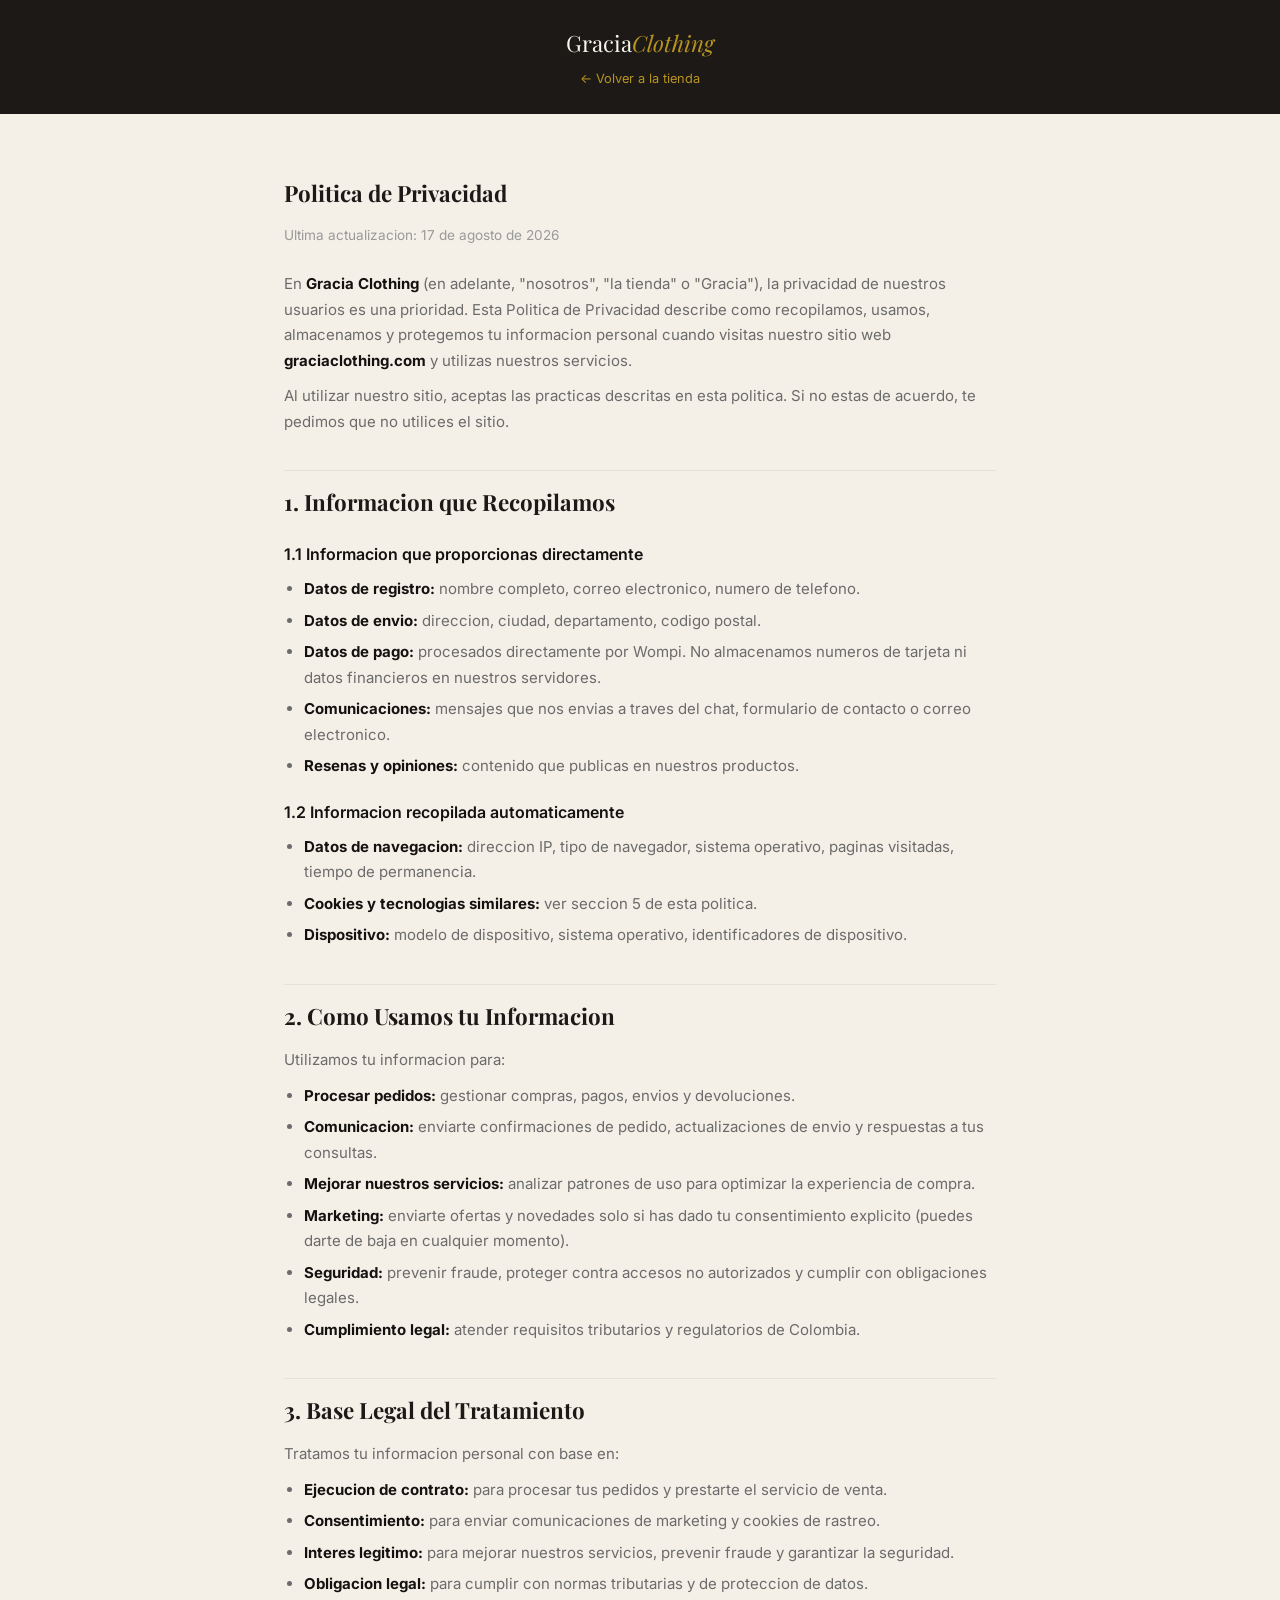
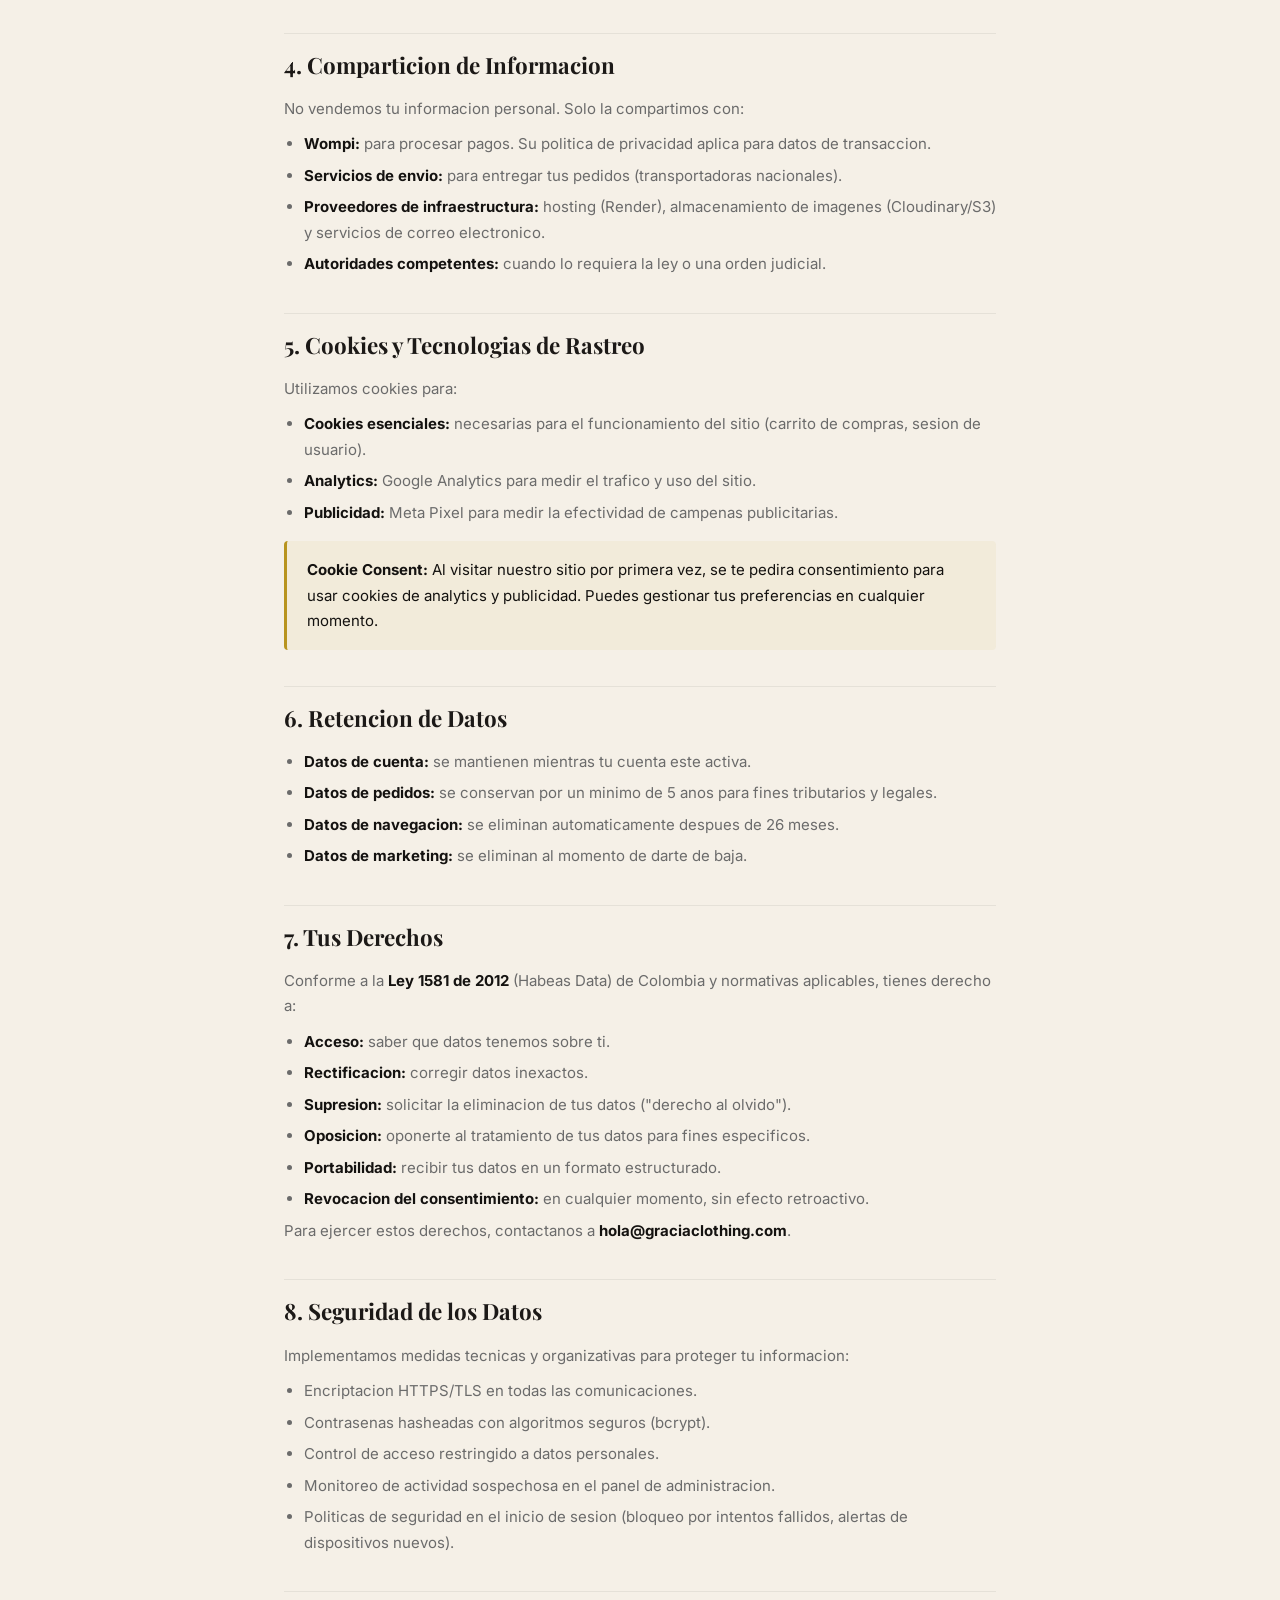
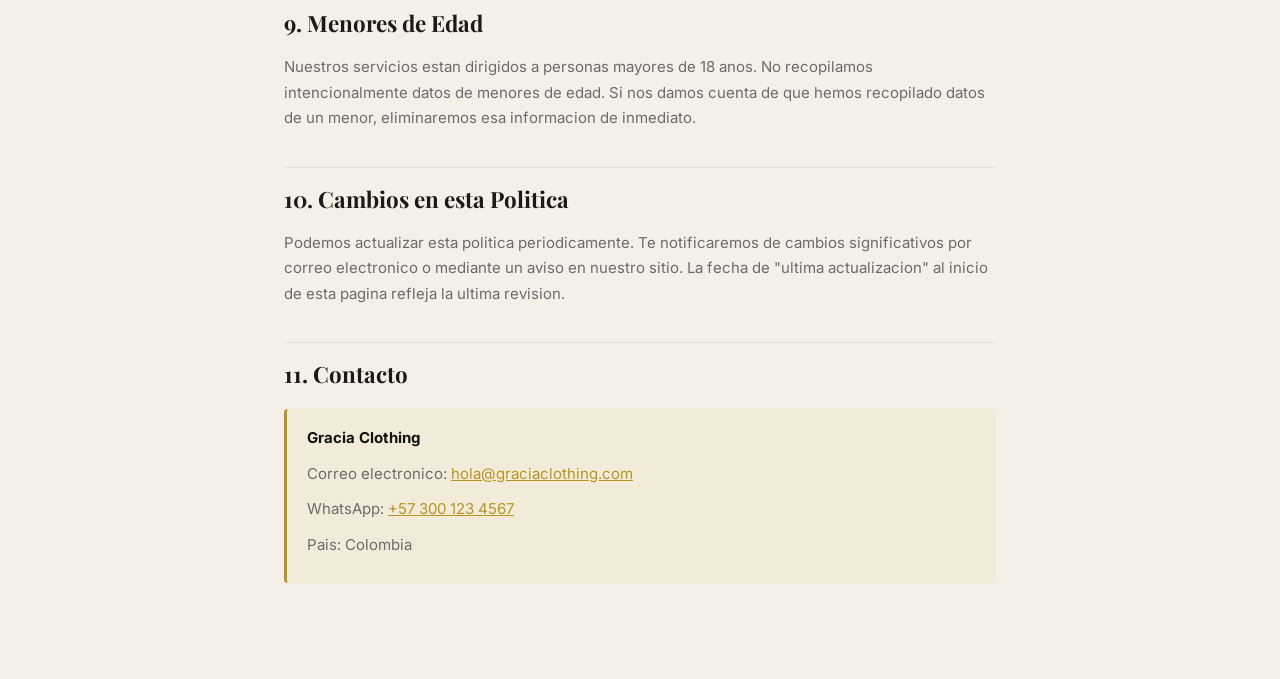
<file: frontend/legal/privacidad.html>
<!DOCTYPE html>
<html lang="es">
<head>
  <meta charset="UTF-8">
  <meta name="viewport" content="width=device-width, initial-scale=1.0">
  <title>Politica de Privacidad — Gracia Clothing</title>
  <meta name="description" content="Politica de privacidad de Gracia Clothing. Conoce como recopilamos, usamos y protegemos tu informacion personal.">
  <link rel="preconnect" href="https://fonts.googleapis.com">
  <link rel="preconnect" href="https://fonts.gstatic.com" crossorigin>
  <link href="https://fonts.googleapis.com/css2?family=Inter:wght@300;400;500;600;700&family=Playfair+Display:ital,wght@0,400;0,500;0,600;0,700;1,400&display=swap" rel="stylesheet">
  <style>
    *, *::before, *::after { box-sizing: border-box; margin: 0; padding: 0; }
    :root {
      --gold: #b8941f; --gold-dark: #9a7c18; --gold-light: #d4af37;
      --black: #1C1917; --white: #FAF6ED; --bg: #F5F0E7; --bg2: #FAF6ED;
      --text: #141210; --text2: #6b6b6b; --text3: #999; --border: #e5e1d8;
    }
    body {
      font-family: 'Inter', -apple-system, sans-serif;
      background: var(--bg); color: var(--text);
      line-height: 1.7; font-size: 15px;
    }
    .legal-header {
      background: var(--black); color: var(--white);
      padding: 24px 0; text-align: center; position: sticky; top: 0; z-index: 100;
    }
    .legal-header h1 {
      font-family: 'Playfair Display', serif; font-size: 1.4rem; font-weight: 400;
    }
    .legal-header h1 span { color: var(--gold); font-style: italic; }
    .legal-header a { color: var(--gold); text-decoration: none; font-size: .8rem; display: block; margin-top: 6px; }
    .legal-header a:hover { text-decoration: underline; }
    .legal-container {
      max-width: 760px; margin: 0 auto; padding: 48px 24px 80px;
    }
    .legal-container h2 {
      font-family: 'Playfair Display', serif; font-size: 1.4rem;
      color: var(--black); margin: 36px 0 12px; padding-top: 12px;
      border-top: 1px solid var(--border);
    }
    .legal-container h2:first-child { border-top: none; margin-top: 0; }
    .legal-container h3 { font-size: 1rem; font-weight: 600; margin: 20px 0 8px; color: var(--text); }
    .legal-container p, .legal-container li { color: var(--text2); margin-bottom: 10px; }
    .legal-container ul { padding-left: 20px; }
    .legal-container li { margin-bottom: 6px; }
    .legal-container strong { color: var(--text); }
    .legal-container .highlight { background: rgba(184,148,31,0.06); padding: 16px 20px; border-left: 3px solid var(--gold); border-radius: 4px; margin: 16px 0; }
    .legal-container .update-date { color: var(--text3); font-size: .85rem; margin-bottom: 24px; }
    @media (max-width: 600px) {
      .legal-container { padding: 32px 16px 60px; }
      .legal-container h2 { font-size: 1.2rem; }
    }
  </style>
</head>
<body>
  <header class="legal-header">
    <h1>Gracia<span>Clothing</span></h1>
    <a href="/">&larr; Volver a la tienda</a>
  </header>

  <main class="legal-container">
    <h2>Politica de Privacidad</h2>
    <p class="update-date">Ultima actualizacion: 17 de agosto de 2026</p>

    <p>En <strong>Gracia Clothing</strong> (en adelante, "nosotros", "la tienda" o "Gracia"), la privacidad de nuestros usuarios es una prioridad. Esta Politica de Privacidad describe como recopilamos, usamos, almacenamos y protegemos tu informacion personal cuando visitas nuestro sitio web <strong>graciaclothing.com</strong> y utilizas nuestros servicios.</p>

    <p>Al utilizar nuestro sitio, aceptas las practicas descritas en esta politica. Si no estas de acuerdo, te pedimos que no utilices el sitio.</p>

    <h2>1. Informacion que Recopilamos</h2>

    <h3>1.1 Informacion que proporcionas directamente</h3>
    <ul>
      <li><strong>Datos de registro:</strong> nombre completo, correo electronico, numero de telefono.</li>
      <li><strong>Datos de envio:</strong> direccion, ciudad, departamento, codigo postal.</li>
      <li><strong>Datos de pago:</strong> procesados directamente por Wompi. No almacenamos numeros de tarjeta ni datos financieros en nuestros servidores.</li>
      <li><strong>Comunicaciones:</strong> mensajes que nos envias a traves del chat, formulario de contacto o correo electronico.</li>
      <li><strong>Resenas y opiniones:</strong> contenido que publicas en nuestros productos.</li>
    </ul>

    <h3>1.2 Informacion recopilada automaticamente</h3>
    <ul>
      <li><strong>Datos de navegacion:</strong> direccion IP, tipo de navegador, sistema operativo, paginas visitadas, tiempo de permanencia.</li>
      <li><strong>Cookies y tecnologias similares:</strong> ver seccion 5 de esta politica.</li>
      <li><strong>Dispositivo:</strong> modelo de dispositivo, sistema operativo, identificadores de dispositivo.</li>
    </ul>

    <h2>2. Como Usamos tu Informacion</h2>
    <p>Utilizamos tu informacion para:</p>
    <ul>
      <li><strong>Procesar pedidos:</strong> gestionar compras, pagos, envios y devoluciones.</li>
      <li><strong>Comunicacion:</strong> enviarte confirmaciones de pedido, actualizaciones de envio y respuestas a tus consultas.</li>
      <li><strong>Mejorar nuestros servicios:</strong> analizar patrones de uso para optimizar la experiencia de compra.</li>
      <li><strong>Marketing:</strong> enviarte ofertas y novedades solo si has dado tu consentimiento explicito (puedes darte de baja en cualquier momento).</li>
      <li><strong>Seguridad:</strong> prevenir fraude, proteger contra accesos no autorizados y cumplir con obligaciones legales.</li>
      <li><strong>Cumplimiento legal:</strong> atender requisitos tributarios y regulatorios de Colombia.</li>
    </ul>

    <h2>3. Base Legal del Tratamiento</h2>
    <p>Tratamos tu informacion personal con base en:</p>
    <ul>
      <li><strong>Ejecucion de contrato:</strong> para procesar tus pedidos y prestarte el servicio de venta.</li>
      <li><strong>Consentimiento:</strong> para enviar comunicaciones de marketing y cookies de rastreo.</li>
      <li><strong>Interes legitimo:</strong> para mejorar nuestros servicios, prevenir fraude y garantizar la seguridad.</li>
      <li><strong>Obligacion legal:</strong> para cumplir con normas tributarias y de proteccion de datos.</li>
    </ul>

    <h2>4. Comparticion de Informacion</h2>
    <p>No vendemos tu informacion personal. Solo la compartimos con:</p>
    <ul>
      <li><strong>Wompi:</strong> para procesar pagos. Su politica de privacidad aplica para datos de transaccion.</li>
      <li><strong>Servicios de envio:</strong> para entregar tus pedidos (transportadoras nacionales).</li>
      <li><strong>Proveedores de infraestructura:</strong> hosting (Render), almacenamiento de imagenes (Cloudinary/S3) y servicios de correo electronico.</li>
      <li><strong>Autoridades competentes:</strong> cuando lo requiera la ley o una orden judicial.</li>
    </ul>

    <h2>5. Cookies y Tecnologias de Rastreo</h2>
    <p>Utilizamos cookies para:</p>
    <ul>
      <li><strong>Cookies esenciales:</strong> necesarias para el funcionamiento del sitio (carrito de compras, sesion de usuario).</li>
      <li><strong>Analytics:</strong> Google Analytics para medir el trafico y uso del sitio.</li>
      <li><strong>Publicidad:</strong> Meta Pixel para medir la efectividad de campenas publicitarias.</li>
    </ul>
    <div class="highlight">
      <strong>Cookie Consent:</strong> Al visitar nuestro sitio por primera vez, se te pedira consentimiento para usar cookies de analytics y publicidad. Puedes gestionar tus preferencias en cualquier momento.
    </div>

    <h2>6. Retencion de Datos</h2>
    <ul>
      <li><strong>Datos de cuenta:</strong> se mantienen mientras tu cuenta este activa.</li>
      <li><strong>Datos de pedidos:</strong> se conservan por un minimo de 5 anos para fines tributarios y legales.</li>
      <li><strong>Datos de navegacion:</strong> se eliminan automaticamente despues de 26 meses.</li>
      <li><strong>Datos de marketing:</strong> se eliminan al momento de darte de baja.</li>
    </ul>

    <h2>7. Tus Derechos</h2>
    <p>Conforme a la <strong>Ley 1581 de 2012</strong> (Habeas Data) de Colombia y normativas aplicables, tienes derecho a:</p>
    <ul>
      <li><strong>Acceso:</strong> saber que datos tenemos sobre ti.</li>
      <li><strong>Rectificacion:</strong> corregir datos inexactos.</li>
      <li><strong>Supresion:</strong> solicitar la eliminacion de tus datos ("derecho al olvido").</li>
      <li><strong>Oposicion:</strong> oponerte al tratamiento de tus datos para fines especificos.</li>
      <li><strong>Portabilidad:</strong> recibir tus datos en un formato estructurado.</li>
      <li><strong>Revocacion del consentimiento:</strong> en cualquier momento, sin efecto retroactivo.</li>
    </ul>
    <p>Para ejercer estos derechos, contactanos a <strong>hola@graciaclothing.com</strong>.</p>

    <h2>8. Seguridad de los Datos</h2>
    <p>Implementamos medidas tecnicas y organizativas para proteger tu informacion:</p>
    <ul>
      <li>Encriptacion HTTPS/TLS en todas las comunicaciones.</li>
      <li>Contrasenas hasheadas con algoritmos seguros (bcrypt).</li>
      <li>Control de acceso restringido a datos personales.</li>
      <li>Monitoreo de actividad sospechosa en el panel de administracion.</li>
      <li>Politicas de seguridad en el inicio de sesion (bloqueo por intentos fallidos, alertas de dispositivos nuevos).</li>
    </ul>

    <h2>9. Menores de Edad</h2>
    <p>Nuestros servicios estan dirigidos a personas mayores de 18 anos. No recopilamos intencionalmente datos de menores de edad. Si nos damos cuenta de que hemos recopilado datos de un menor, eliminaremos esa informacion de inmediato.</p>

    <h2>10. Cambios en esta Politica</h2>
    <p>Podemos actualizar esta politica periodicamente. Te notificaremos de cambios significativos por correo electronico o mediante un aviso en nuestro sitio. La fecha de "ultima actualizacion" al inicio de esta pagina refleja la ultima revision.</p>

    <h2>11. Contacto</h2>
    <div class="highlight">
      <p><strong>Gracia Clothing</strong></p>
      <p>Correo electronico: <a href="mailto:hola@graciaclothing.com" style="color:var(--gold)">hola@graciaclothing.com</a></p>
      <p>WhatsApp: <a href="https://wa.me/573001234567" style="color:var(--gold)">+57 300 123 4567</a></p>
      <p>Pais: Colombia</p>
    </div>
  </main>
</body>
</html>
</file>
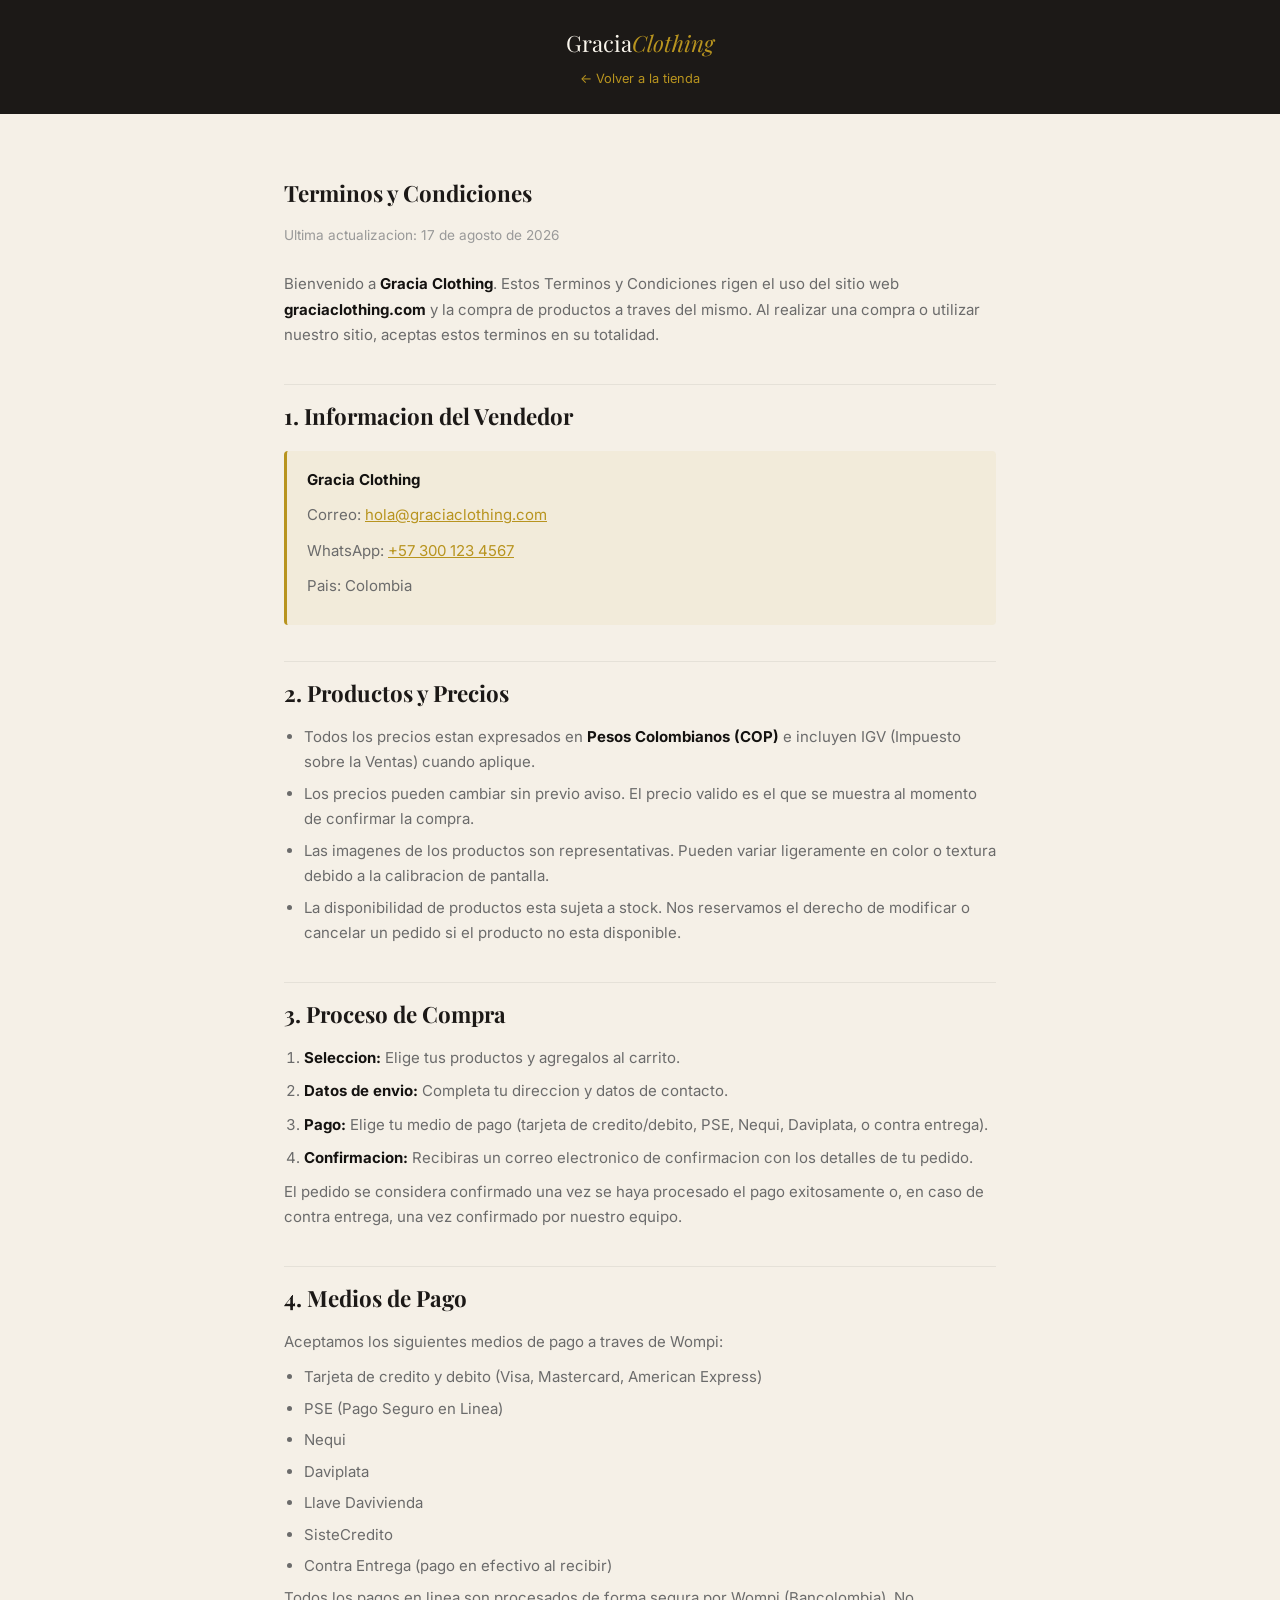
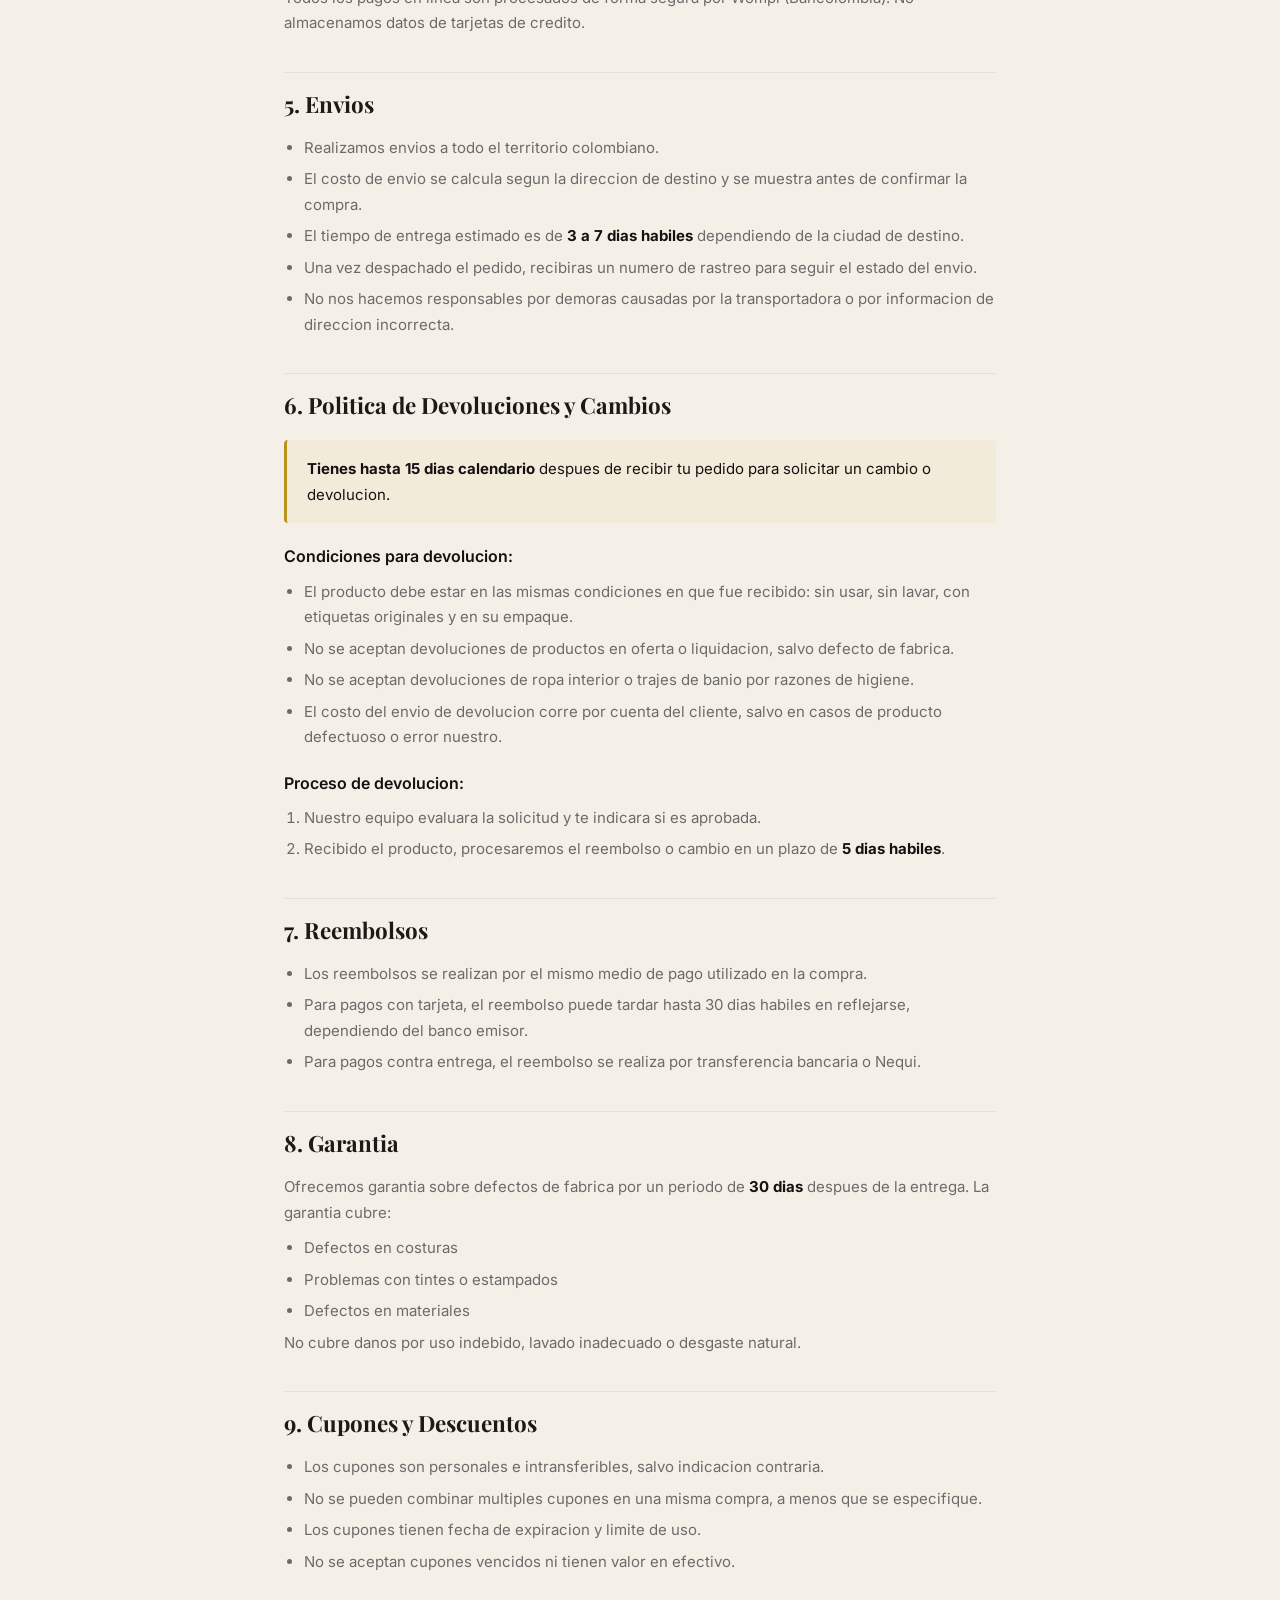
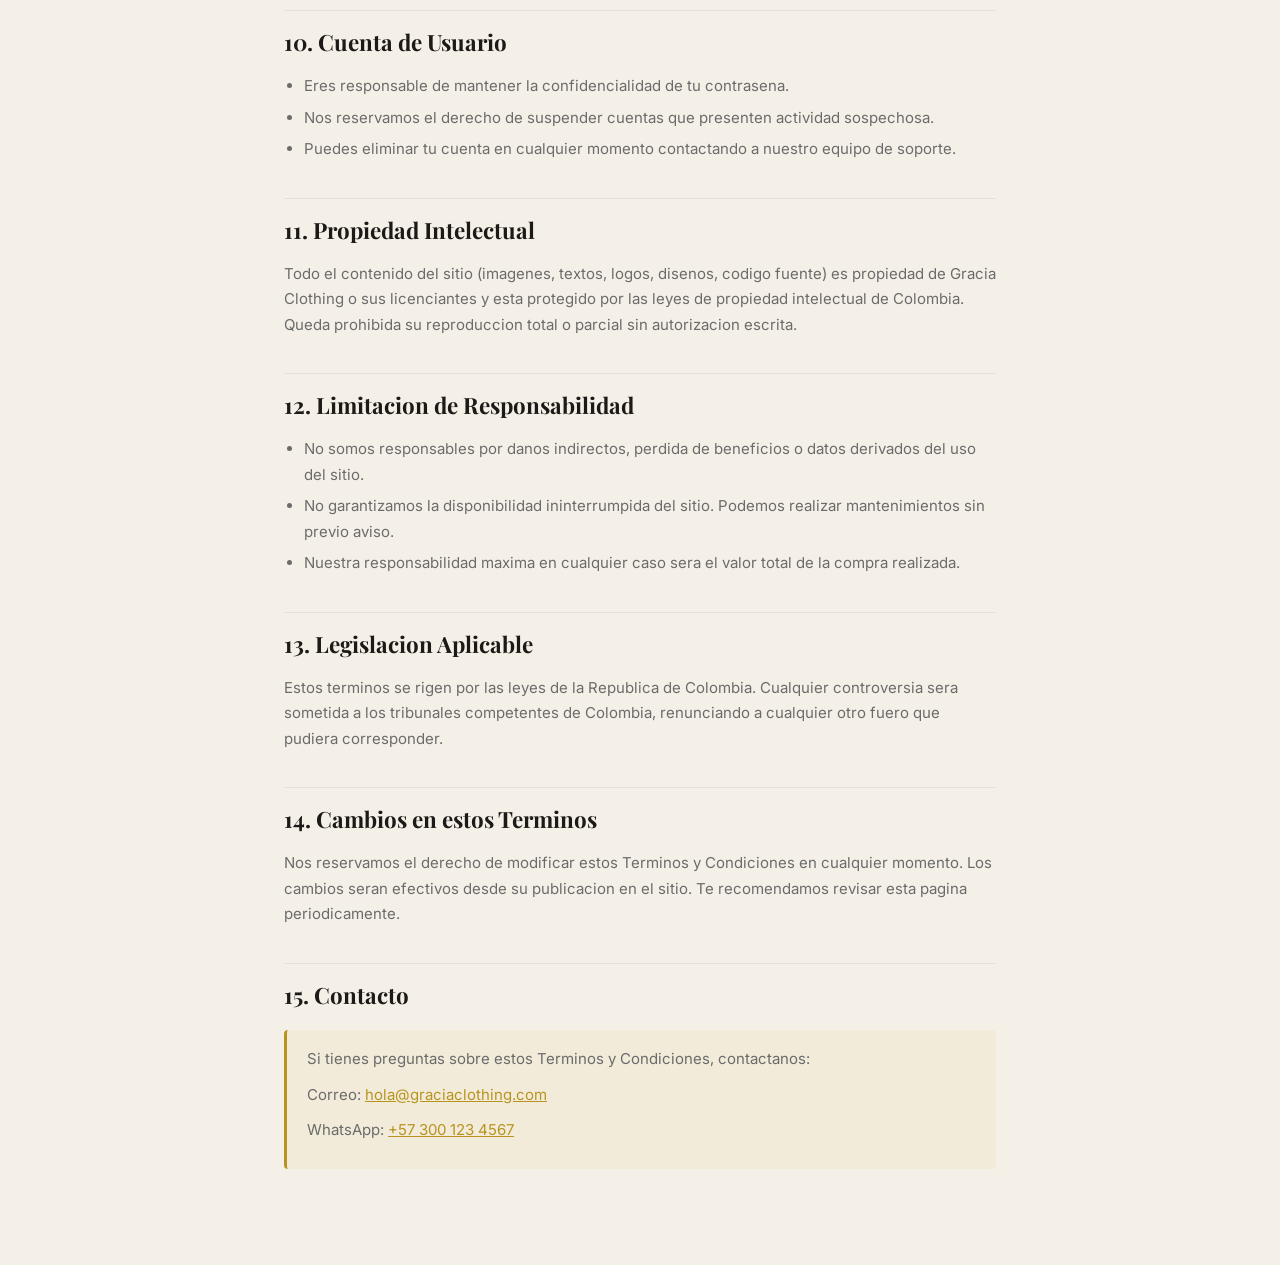
<file: frontend/legal/terminos.html>
<!DOCTYPE html>
<html lang="es">
<head>
  <meta charset="UTF-8">
  <meta name="viewport" content="width=device-width, initial-scale=1.0">
  <title>Terminos y Condiciones — Gracia Clothing</title>
  <meta name="description" content="Terminos y condiciones de uso y venta de Gracia Clothing. Conoce las reglas que rigen nuestras transacciones.">
  <link rel="preconnect" href="https://fonts.googleapis.com">
  <link rel="preconnect" href="https://fonts.gstatic.com" crossorigin>
  <link href="https://fonts.googleapis.com/css2?family=Inter:wght@300;400;500;600;700&family=Playfair+Display:ital,wght@0,400;0,500;0,600;0,700;1,400&display=swap" rel="stylesheet">
  <style>
    *, *::before, *::after { box-sizing: border-box; margin: 0; padding: 0; }
    :root {
      --gold: #b8941f; --gold-dark: #9a7c18; --gold-light: #d4af37;
      --black: #1C1917; --white: #FAF6ED; --bg: #F5F0E7; --bg2: #FAF6ED;
      --text: #141210; --text2: #6b6b6b; --text3: #999; --border: #e5e1d8;
    }
    body {
      font-family: 'Inter', -apple-system, sans-serif;
      background: var(--bg); color: var(--text);
      line-height: 1.7; font-size: 15px;
    }
    .legal-header {
      background: var(--black); color: var(--white);
      padding: 24px 0; text-align: center; position: sticky; top: 0; z-index: 100;
    }
    .legal-header h1 {
      font-family: 'Playfair Display', serif; font-size: 1.4rem; font-weight: 400;
    }
    .legal-header h1 span { color: var(--gold); font-style: italic; }
    .legal-header a { color: var(--gold); text-decoration: none; font-size: .8rem; display: block; margin-top: 6px; }
    .legal-header a:hover { text-decoration: underline; }
    .legal-container {
      max-width: 760px; margin: 0 auto; padding: 48px 24px 80px;
    }
    .legal-container h2 {
      font-family: 'Playfair Display', serif; font-size: 1.4rem;
      color: var(--black); margin: 36px 0 12px; padding-top: 12px;
      border-top: 1px solid var(--border);
    }
    .legal-container h2:first-child { border-top: none; margin-top: 0; }
    .legal-container h3 { font-size: 1rem; font-weight: 600; margin: 20px 0 8px; color: var(--text); }
    .legal-container p, .legal-container li { color: var(--text2); margin-bottom: 10px; }
    .legal-container ul { padding-left: 20px; }
    .legal-container li { margin-bottom: 6px; }
    .legal-container strong { color: var(--text); }
    .legal-container .highlight { background: rgba(184,148,31,0.06); padding: 16px 20px; border-left: 3px solid var(--gold); border-radius: 4px; margin: 16px 0; }
    .legal-container .update-date { color: var(--text3); font-size: .85rem; margin-bottom: 24px; }
    @media (max-width: 600px) {
      .legal-container { padding: 32px 16px 60px; }
      .legal-container h2 { font-size: 1.2rem; }
    }
  </style>
</head>
<body>
  <header class="legal-header">
    <h1>Gracia<span>Clothing</span></h1>
    <a href="/">&larr; Volver a la tienda</a>
  </header>

  <main class="legal-container">
    <h2>Terminos y Condiciones</h2>
    <p class="update-date">Ultima actualizacion: 17 de agosto de 2026</p>

    <p>Bienvenido a <strong>Gracia Clothing</strong>. Estos Terminos y Condiciones rigen el uso del sitio web <strong>graciaclothing.com</strong> y la compra de productos a traves del mismo. Al realizar una compra o utilizar nuestro sitio, aceptas estos terminos en su totalidad.</p>

    <h2>1. Informacion del Vendedor</h2>
    <div class="highlight">
      <p><strong>Gracia Clothing</strong></p>
      <p>Correo: <a href="mailto:hola@graciaclothing.com" style="color:var(--gold)">hola@graciaclothing.com</a></p>
      <p>WhatsApp: <a href="https://wa.me/573001234567" style="color:var(--gold)">+57 300 123 4567</a></p>
      <p>Pais: Colombia</p>
    </div>

    <h2>2. Productos y Precios</h2>
    <ul>
      <li> Todos los precios estan expresados en <strong>Pesos Colombianos (COP)</strong> e incluyen IGV (Impuesto sobre la Ventas) cuando aplique.</li>
      <li>Los precios pueden cambiar sin previo aviso. El precio valido es el que se muestra al momento de confirmar la compra.</li>
      <li>Las imagenes de los productos son representativas. Pueden variar ligeramente en color o textura debido a la calibracion de pantalla.</li>
      <li>La disponibilidad de productos esta sujeta a stock. Nos reservamos el derecho de modificar o cancelar un pedido si el producto no esta disponible.</li>
    </ul>

    <h2>3. Proceso de Compra</h2>
    <ol style="padding-left:20px">
      <li style="margin-bottom:8px"><strong>Seleccion:</strong> Elige tus productos y agregalos al carrito.</li>
      <li style="margin-bottom:8px"><strong>Datos de envio:</strong> Completa tu direccion y datos de contacto.</li>
      <li style="margin-bottom:8px"><strong>Pago:</strong> Elige tu medio de pago (tarjeta de credito/debito, PSE, Nequi, Daviplata, o contra entrega).</li>
      <li style="margin-bottom:8px"><strong>Confirmacion:</strong> Recibiras un correo electronico de confirmacion con los detalles de tu pedido.</li>
    </ol>
    <p>El pedido se considera confirmado una vez se haya procesado el pago exitosamente o, en caso de contra entrega, una vez confirmado por nuestro equipo.</p>

    <h2>4. Medios de Pago</h2>
    <p>Aceptamos los siguientes medios de pago a traves de Wompi:</p>
    <ul>
      <li>Tarjeta de credito y debito (Visa, Mastercard, American Express)</li>
      <li>PSE (Pago Seguro en Linea)</li>
      <li>Nequi</li>
      <li>Daviplata</li>
      <li>Llave Davivienda</li>
      <li>SisteCredito</li>
      <li>Contra Entrega (pago en efectivo al recibir)</li>
    </ul>
    <p>Todos los pagos en linea son procesados de forma segura por Wompi (Bancolombia). No almacenamos datos de tarjetas de credito.</p>

    <h2>5. Envios</h2>
    <ul>
      <li>Realizamos envios a todo el territorio colombiano.</li>
      <li>El costo de envio se calcula segun la direccion de destino y se muestra antes de confirmar la compra.</li>
      <li>El tiempo de entrega estimado es de <strong>3 a 7 dias habiles</strong> dependiendo de la ciudad de destino.</li>
      <li>Una vez despachado el pedido, recibiras un numero de rastreo para seguir el estado del envio.</li>
      <li>No nos hacemos responsables por demoras causadas por la transportadora o por informacion de direccion incorrecta.</li>
    </ul>

    <h2>6. Politica de Devoluciones y Cambios</h2>
    <div class="highlight">
      <strong>Tienes hasta 15 dias calendario</strong> despues de recibir tu pedido para solicitar un cambio o devolucion.
    </div>
    <h3>Condiciones para devolucion:</h3>
    <ul>
      <li>El producto debe estar en las mismas condiciones en que fue recibido: sin usar, sin lavar, con etiquetas originales y en su empaque.</li>
      <li>No se aceptan devoluciones de productos en oferta o liquidacion, salvo defecto de fabrica.</li>
      <li>No se aceptan devoluciones de ropa interior o trajes de banio por razones de higiene.</li>
      <li>El costo del envio de devolucion corre por cuenta del cliente, salvo en casos de producto defectuoso o error nuestro.</li>
    </ul>
    <h3>Proceso de devolucion:</h3>
    <ol style="padding-left:20px">
      <li style="margin-bottom:8px>Contactanos por WhatsApp o correo electronico con tu numero de pedido y motivo.</li>
      <li style="margin-bottom:8px>Nuestro equipo evaluara la solicitud y te indicara si es aprobada.</li>
      <li style="margin-bottom:8px>Una vez aprobada, envia el producto a la direccion que te indicaremos.</li>
      <li style="margin-bottom:8px>Recibido el producto, procesaremos el reembolso o cambio en un plazo de <strong>5 dias habiles</strong>.</li>
    </ol>

    <h2>7. Reembolsos</h2>
    <ul>
      <li>Los reembolsos se realizan por el mismo medio de pago utilizado en la compra.</li>
      <li>Para pagos con tarjeta, el reembolso puede tardar hasta 30 dias habiles en reflejarse, dependiendo del banco emisor.</li>
      <li>Para pagos contra entrega, el reembolso se realiza por transferencia bancaria o Nequi.</li>
    </ul>

    <h2>8. Garantia</h2>
    <p>Ofrecemos garantia sobre defectos de fabrica por un periodo de <strong>30 dias</strong> despues de la entrega. La garantia cubre:</p>
    <ul>
      <li>Defectos en costuras</li>
      <li>Problemas con tintes o estampados</li>
      <li>Defectos en materiales</li>
    </ul>
    <p>No cubre danos por uso indebido, lavado inadecuado o desgaste natural.</p>

    <h2>9. Cupones y Descuentos</h2>
    <ul>
      <li>Los cupones son personales e intransferibles, salvo indicacion contraria.</li>
      <li>No se pueden combinar multiples cupones en una misma compra, a menos que se especifique.</li>
      <li>Los cupones tienen fecha de expiracion y limite de uso.</li>
      <li>No se aceptan cupones vencidos ni tienen valor en efectivo.</li>
    </ul>

    <h2>10. Cuenta de Usuario</h2>
    <ul>
      <li>Eres responsable de mantener la confidencialidad de tu contrasena.</li>
      <li>Nos reservamos el derecho de suspender cuentas que presenten actividad sospechosa.</li>
      <li>Puedes eliminar tu cuenta en cualquier momento contactando a nuestro equipo de soporte.</li>
    </ul>

    <h2>11. Propiedad Intelectual</h2>
    <p>Todo el contenido del sitio (imagenes, textos, logos, disenos, codigo fuente) es propiedad de Gracia Clothing o sus licenciantes y esta protegido por las leyes de propiedad intelectual de Colombia. Queda prohibida su reproduccion total o parcial sin autorizacion escrita.</p>

    <h2>12. Limitacion de Responsabilidad</h2>
    <ul>
      <li>No somos responsables por danos indirectos, perdida de beneficios o datos derivados del uso del sitio.</li>
      <li>No garantizamos la disponibilidad ininterrumpida del sitio. Podemos realizar mantenimientos sin previo aviso.</li>
      <li>Nuestra responsabilidad maxima en cualquier caso sera el valor total de la compra realizada.</li>
    </ul>

    <h2>13. Legislacion Aplicable</h2>
    <p>Estos terminos se rigen por las leyes de la Republica de Colombia. Cualquier controversia sera sometida a los tribunales competentes de Colombia, renunciando a cualquier otro fuero que pudiera corresponder.</p>

    <h2>14. Cambios en estos Terminos</h2>
    <p> Nos reservamos el derecho de modificar estos Terminos y Condiciones en cualquier momento. Los cambios seran efectivos desde su publicacion en el sitio. Te recomendamos revisar esta pagina periodicamente.</p>

    <h2>15. Contacto</h2>
    <div class="highlight">
      <p>Si tienes preguntas sobre estos Terminos y Condiciones, contactanos:</p>
      <p>Correo: <a href="mailto:hola@graciaclothing.com" style="color:var(--gold)">hola@graciaclothing.com</a></p>
      <p>WhatsApp: <a href="https://wa.me/573001234567" style="color:var(--gold)">+57 300 123 4567</a></p>
    </div>
  </main>
</body>
</html>
</file>
